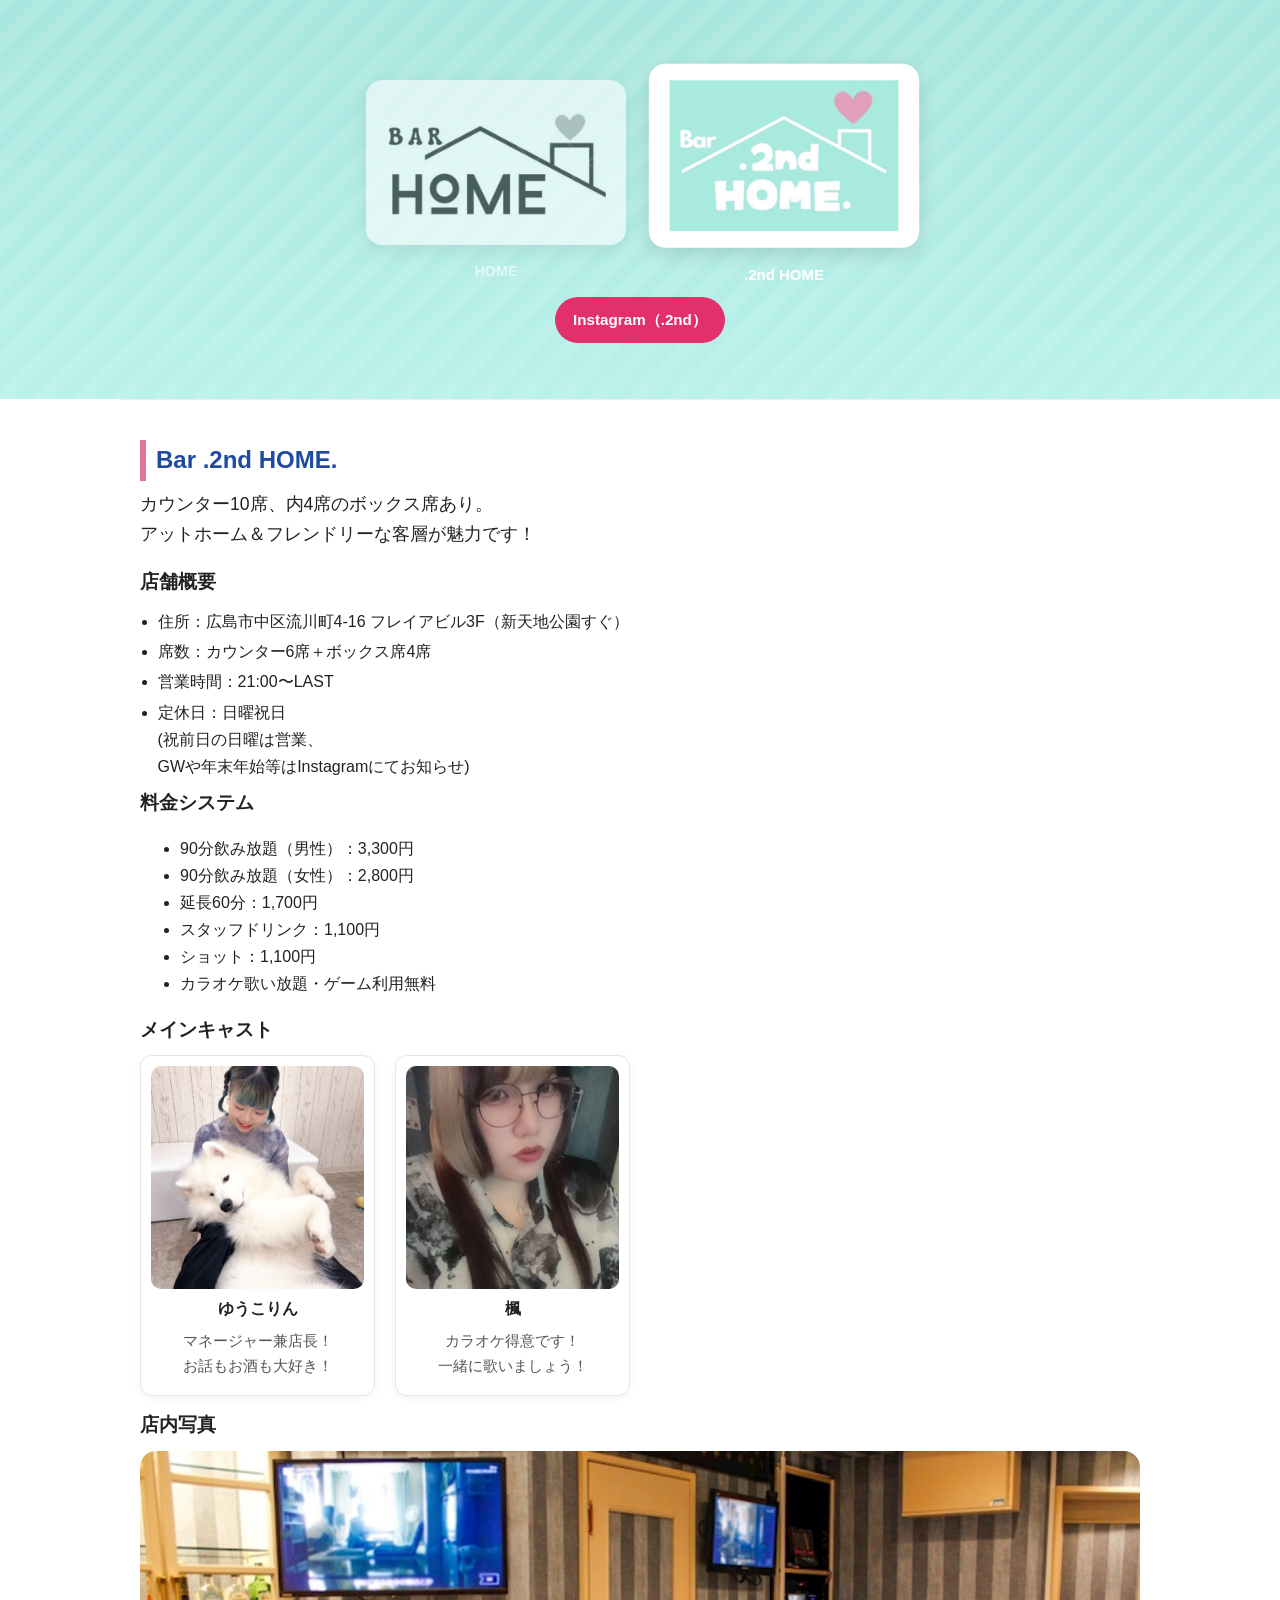
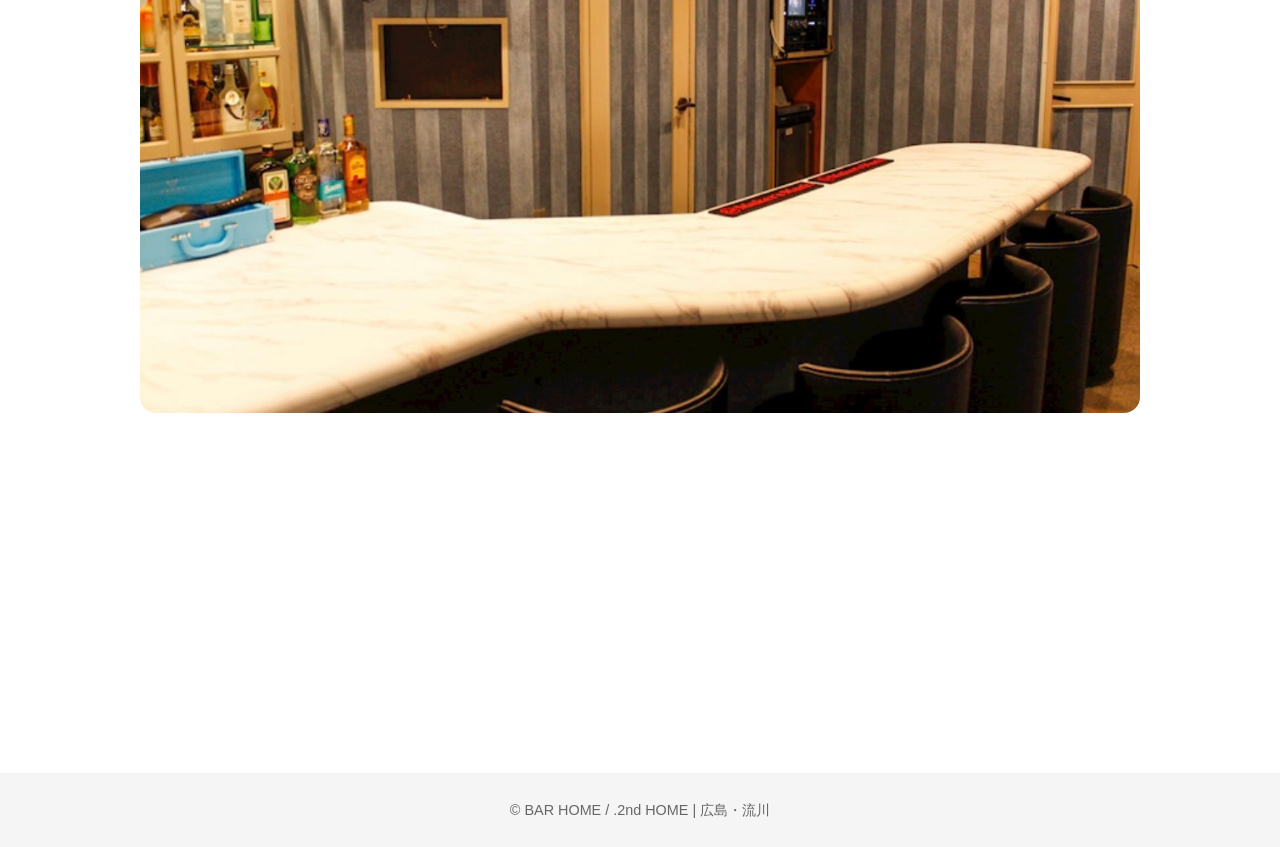
<file: index.html>
<!DOCTYPE html>
<html lang="ja">
<head>
  <meta charset="UTF-8" />
  <meta name="viewport" content="width=device-width, initial-scale=1.0"/>
  <title>BAR HOME / .2nd HOME | 広島・流川</title>
  <link rel="stylesheet" href="style.css" />
</head>
<body>

  <!-- ヒーロー -->
  <header class="hero hero--2nd"> <!-- ← 初期は2ndテーマ -->
    <div class="brand-switch">
      <div class="logo-option" data-target="home">
        <div class="logo-card">
          <img src="images/no-image.png" alt="BAR HOME ロゴ">
        </div>
        <span>HOME</span>
      </div>
      <div class="logo-option active" data-target="2nd">
        <div class="logo-card">
          <img src="images/no-image.png" alt=".2nd HOME ロゴ">
        </div>
        <span>.2nd HOME</span>
      </div>
    </div>

    <!-- 店舗別SNS（切替連動のまま） -->
    <div class="sns hero-sns hero-sns--home is-hidden">
      <a class="sns__link insta" href="https://www.instagram.com/bar_home1001" target="_blank" rel="noopener">Instagram（HOME）</a>
    </div>
    <div class="sns hero-sns hero-sns--2nd">
      <a class="sns__link insta" href="https://www.instagram.com/bar_home2nd" target="_blank" rel="noopener">Instagram（.2nd）</a>
    </div>
  </header>

  <main>
    <!-- HOME -->
    <section id="home" class="shop-section">
      <h2>BAR HOME</h2>
      <p class="lead">カウンター9席、カラオケ歌い放題。<br>明るくノリの良いスタッフが魅力！</p>

      <!-- 概要 -->
      <div class="overview">
        <h3>店舗概要</h3>
        <ul>
          <li>住所：広島市中区新天地1-27 ホリカワビル2F<br>（仏壇通り沿い）</li>
          <li>席数：カウンター9席</li>
          <li>営業時間：21:00〜LAST</li>
          <li>定休日：不定休(Instagramにてお知らせ)</li>
        </ul>
      </div>

      <!-- 料金システム -->
      <div class="system">
        <h3>料金システム(税込)</h3>
        <ul>
          <li>90分飲み放題（男性）：3,300円</li>
          <li>90分飲み放題（女性）：2,800円</li>
          <li>延長60分：1,700円</li>
          <li>スタッフドリンク：1,100円</li>
          <li>ショット：1,100円</li>
          <li>カラオケ歌い放題・ゲーム利用無料</li>
        </ul>
      </div>

      <!-- キャスト -->
      <div class="cast">
        <h3>メインキャスト</h3>
        <div class="cast-grid" id="home-cast"></div>
        <button class="cast-more" data-shop="home" hidden>もっと見る</button>
      </div>

      <!-- 店内写真 -->
      <div class="gallery">
        <h3>店内写真</h3>
        <div class="gallery-grid" id="home-gallery"></div>
      </div>

      <!-- Map -->
      <div class="map-embed">
        <iframe
          src="https://www.google.com/maps?q=広島県広島市中区新天地1-27&output=embed"
          loading="lazy"
        ></iframe>
      </div>
    </section>

    <!-- .2nd HOME -->
    <section id="2nd" class="shop-section active">
      <h2>Bar .2nd HOME.</h2>
      <p class="lead">
        カウンター10席、内4席のボックス席あり。<br>
        アットホーム＆フレンドリーな客層が魅力です！
      </p>

      <!-- 概要 -->
      <div class="overview">
        <h3>店舗概要</h3>
        <ul>
          <li>住所：広島市中区流川町4-16 フレイアビル3F（新天地公園すぐ）</li>
          <li>席数：カウンター6席＋ボックス席4席</li>
          <li>営業時間：21:00〜LAST</li>
          <li>定休日：日曜祝日<br>(祝前日の日曜は営業、<br>GWや年末年始等はInstagramにてお知らせ)</li>
        </ul>
      </div>

      <!-- 料金システム -->
      <div class="system">
        <h3>料金システム</h3>
        <ul>
          <li>90分飲み放題（男性）：3,300円</li>
          <li>90分飲み放題（女性）：2,800円</li>
          <li>延長60分：1,700円</li>
          <li>スタッフドリンク：1,100円</li>
          <li>ショット：1,100円</li>
          <li>カラオケ歌い放題・ゲーム利用無料</li>
        </ul>
      </div>

      <!-- キャスト -->
      <div class="cast">
        <h3>メインキャスト</h3>
        <div class="cast-grid" id="2nd-cast"></div>
        <button class="cast-more" data-shop="2nd" hidden>もっと見る</button>
      </div>

      <!-- 店内写真 -->
      <div class="gallery">
        <h3>店内写真</h3>
        <div class="gallery-grid" id="2nd-gallery"></div>
      </div>

      <!-- Map -->
      <div class="map-embed">
        <iframe
          src="https://www.google.com/maps?q=広島県広島市中区流川町4-16&output=embed"
          loading="lazy"
        ></iframe>
      </div>
    </section>
  </main>

  <footer class="footer">
    <p>&copy; BAR HOME / .2nd HOME | 広島・流川</p>
  </footer>

  <script src="script.js?v=20251011"></script>
</body>
</html>
</file>
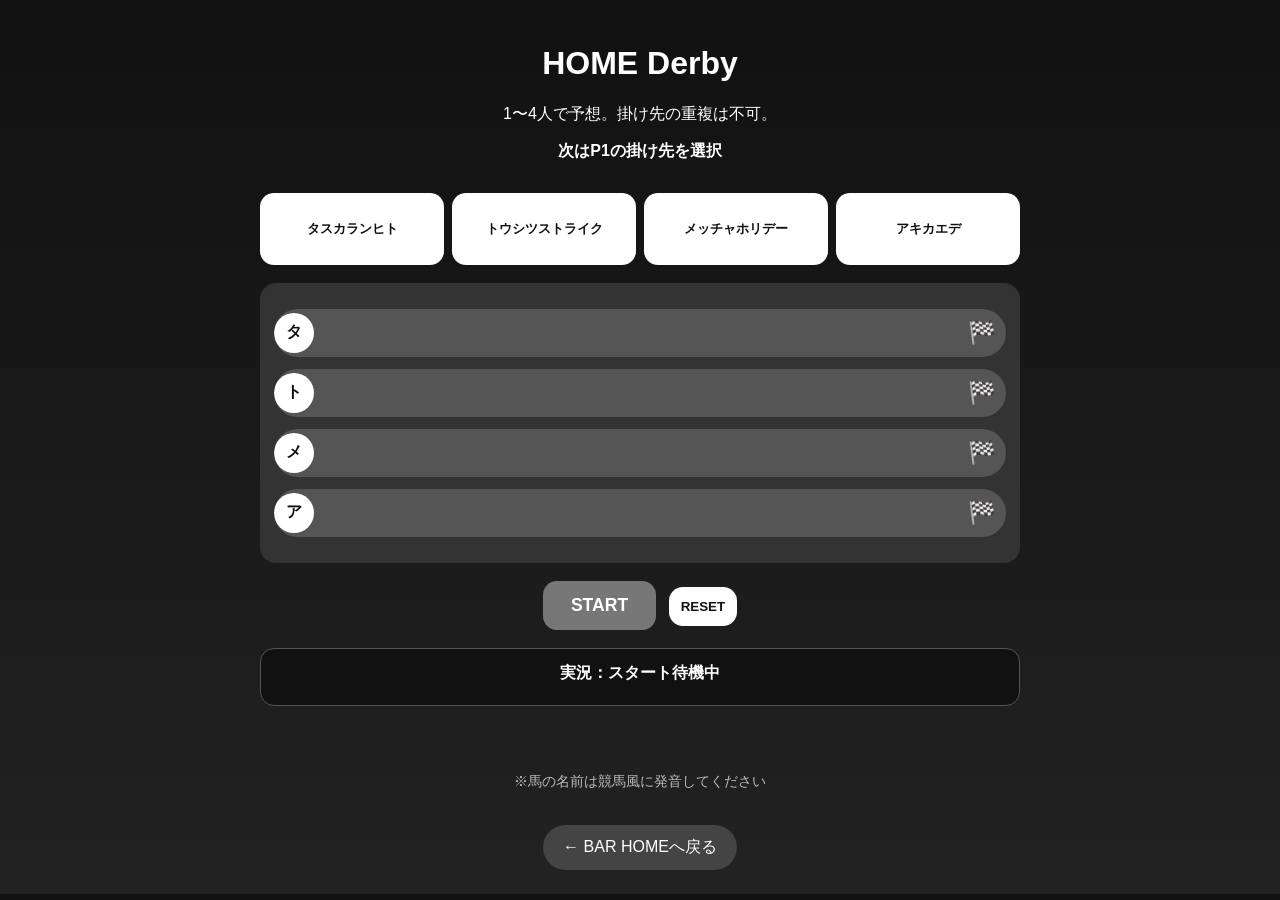
<file: game.html>
<!DOCTYPE html>
<html lang="ja">
<head>
  <meta charset="UTF-8" />
  <meta name="viewport" content="width=device-width, initial-scale=1.0"/>
  <title>HOME Derby | BAR HOME</title>
  <style>
    body {
      margin: 0;
      font-family: "Noto Sans JP", sans-serif;
      background: linear-gradient(180deg, #111, #222);
      color: #fff;
      text-align: center;
    }

    .game {
      max-width: 760px;
      margin: auto;
      padding: 24px 14px;
    }

    .bet-area {
      display: grid;
      grid-template-columns: repeat(4, 1fr);
      gap: 8px;
      margin: 16px 0;
    }

    button {
      cursor: pointer;
      font-weight: bold;
      border: none;
    }

    .player-btn,
    .bet-btn,
    .start-btn,
    .reset-btn {
      border-radius: 14px;
      padding: 12px;
    }

    .player-btn {
      background: #444;
      color: #fff;
    }

    .player-btn.active {
      outline: 3px solid #fff;
    }

    .p1 { background: #e53935 !important; color: #fff; }
    .p2 { background: #1e88e5 !important; color: #fff; }
    .p3 { background: #43a047 !important; color: #fff; }
    .p4 { background: #fdd835 !important; color: #111; }

    .bet-btn {
      background: #fff;
      color: #111;
      min-height: 72px;
    }

    .bet-btn.locked {
      opacity: .95;
    }

    .track {
      background: #333;
      border-radius: 16px;
      padding: 14px;
      margin: 18px 0;
    }

    .lane {
      position: relative;
      height: 48px;
      background: #555;
      border-radius: 999px;
      margin: 12px 0;
      overflow: hidden;
    }

    .runner {
      position: absolute;
      left: 0;
      top: 4px;
      width: 40px;
      height: 40px;
      border-radius: 50%;
      background: #fff;
      color: #111;
      display: flex;
      align-items: center;
      justify-content: center;
      font-weight: bold;
      transition: left 0.25s linear;
    }

    .goal {
      position: absolute;
      right: 10px;
      top: 0;
      height: 100%;
      display: flex;
      align-items: center;
      font-size: 1.4rem;
    }

    .start-btn {
      background: #e5739f;
      color: #fff;
      font-size: 1.1rem;
      padding: 14px 28px;
    }

    .start-btn:disabled {
      background: #777;
      cursor: not-allowed;
    }

    .reset-btn {
      background: #fff;
      color: #111;
      margin-left: 8px;
    }

    .status,
    .result {
      min-height: 36px;
      font-weight: bold;
      margin-top: 12px;
    }

    .note {
      margin-top: 18px;
      color: #bbb;
      font-size: .9rem;
    }

    .event-log {
      margin-top: 18px;
      padding: 14px;
      border-radius: 14px;
      background: #111;
      border: 1px solid #555;
      color: #fff;
      font-weight: bold;
      min-height: 28px;
      transition: transform 0.25s ease;
    }

    .back-btn {
      display:inline-block;
      margin-top:20px;
      padding:12px 20px;
      background:#444;
      color:#fff;
      text-decoration:none;
      border-radius:999px;
    }

    a { color: #fff; }

    @media (max-width: 520px) {
      .bet-area {
        grid-template-columns: repeat(2, 1fr);
      }
    }
  </style>
</head>
<body>
  <div class="game">
    <h1>HOME Derby</h1>
    <p>1〜4人で予想。掛け先の重複は不可。</p>

    <div class="status" id="status">P1の掛け先を選択</div>

    <div class="bet-area">
      <button class="bet-btn" data-horse="0">タスカランヒト<br><span></span></button>
      <button class="bet-btn" data-horse="1">トウシツストライク<br><span></span></button>
      <button class="bet-btn" data-horse="2">メッチャホリデー<br><span></span></button>
      <button class="bet-btn" data-horse="3">アキカエデ<br><span></span></button>
    </div>

    <div class="track">
      <div class="lane"><div class="runner" id="r0">タ</div><div class="goal">🏁</div></div>
      <div class="lane"><div class="runner" id="r1">ト</div><div class="goal">🏁</div></div>
      <div class="lane"><div class="runner" id="r2">メ</div><div class="goal">🏁</div></div>
      <div class="lane"><div class="runner" id="r3">ア</div><div class="goal">🏁</div></div>
    </div>

    <button class="start-btn" id="startBtn" disabled>START</button>
    <button class="reset-btn" id="resetBtn">RESET</button>

    <div class="event-log" id="eventLog">実況：スタート待機中</div>
    <div class="result" id="result"></div>

    <p class="note">※馬の名前は競馬風に発音してください</p>
    <a class="back-btn" href="index.html">← BAR HOMEへ戻る</a>
  </div>

<script>
  const names = ["タスカランヒト", "トウシツストライク", "メッチャホリデー", "アキカエデ"];
  const playerClasses = ["p1", "p2", "p3", "p4"];
  const playerNames = ["P1", "P2", "P3", "P4"];

  const runners = ["r0", "r1", "r2", "r3"].map(id => document.getElementById(id));
  const bets = [null, null, null, null];

  let running = false;

  const startBtn = document.getElementById("startBtn");
  const result = document.getElementById("result");
  const eventLog = document.getElementById("eventLog");
  const status = document.getElementById("status");

  const eventMessages = [
    { text: "🔥 {name}が一気に加速！", effect: "boost" },
    { text: "💨 {name}が頑張っている！", effect: "boost" },
    { text: "😵 {name}が転んでしまった…", effect: "slow" },
    { text: "🍻 {name}、まさかの酒を飲み始めた！", effect: "slow" },
    { text: "⚡ {name}が謎の覚醒！", effect: "bigBoost" },
    { text: "🎤 {name}、歌いながら爆走！", effect: "bigBoost" }
  ];

  let eventBonus = [0, 0, 0, 0];

  function getBetCount() {
    return bets.filter(b => b !== null).length;
  }

  function updateView() {
    document.querySelectorAll(".bet-btn").forEach(btn => {
      const horse = Number(btn.dataset.horse);
      const owner = bets[horse];
      const span = btn.querySelector("span");

      btn.className = "bet-btn";

      if (owner !== null) {
        btn.classList.add("locked", playerClasses[owner]);
        span.textContent = playerNames[owner];
      } else {
        span.textContent = "";
      }
    });

    const betCount = getBetCount();
    startBtn.disabled = betCount < 1 || running;

    status.textContent = betCount >= 4
      ? "4人分選択済み。STARTできます"
      : `次は${playerNames[betCount]}の掛け先を選択`;
  }

  function triggerEvent(finished) {
    const activeHorses = [0, 1, 2, 3].filter(horse => !finished.includes(horse));

    if (activeHorses.length === 0) return;

    const horse = activeHorses[Math.floor(Math.random() * activeHorses.length)];
    const event = eventMessages[Math.floor(Math.random() * eventMessages.length)];

    if (event.effect === "boost") eventBonus[horse] += 5 + Math.random() * 5;
    if (event.effect === "bigBoost") eventBonus[horse] += 7 + Math.random() * 7;
    if (event.effect === "slow") eventBonus[horse] -= 4 + Math.random() * 5;

    eventLog.textContent = event.text.replace("{name}", names[horse]);
    eventLog.style.transform = "scale(1.08)";

    setTimeout(() => {
      eventLog.style.transform = "scale(1)";
    }, 250);
  }

  document.querySelectorAll(".bet-btn").forEach(btn => {
    btn.addEventListener("click", () => {
      if (running) return;

      const horse = Number(btn.dataset.horse);

      if (bets[horse] !== null) {
        bets[horse] = null;
        result.textContent = "";
        updateView();
        return;
      }

      const usedPlayers = bets.filter(b => b !== null);
      const nextPlayer = [0, 1, 2, 3].find(p => !usedPlayers.includes(p));

      if (nextPlayer === undefined) {
        result.textContent = "これ以上は選択できません";
        return;
      }

      bets[horse] = nextPlayer;
      result.textContent = "";
      updateView();
    });
  });

  startBtn.addEventListener("click", () => {
    if (running || getBetCount() < 1) return;

    running = true;
    result.textContent = "レース中...";
    eventLog.textContent = "実況：各馬一斉にスタート！";
    updateView();

    let positions = [0, 0, 0, 0];
    let finished = [];
    let tick = 0;
    let nextEventTick = Math.floor(Math.random() * 2) + 4;

    eventBonus = [0, 0, 0, 0];

    runners.forEach(r => {
      r.style.left = "0%";
    });

    const interval = setInterval(() => {
      tick++;

      if (tick >= nextEventTick && finished.length < 3) {
        triggerEvent(finished);
        nextEventTick += Math.floor(Math.random() * 6) + 5;
      }

      positions = positions.map((p, i) => {
        if (finished.includes(i)) return p;

        const baseSpeed = 1.5 + Math.random() * 3.0;
        const bonus = eventBonus[i];

        eventBonus[i] *= 0.55;

        return Math.max(0, Math.min(p + baseSpeed + bonus, 88));
      });

      runners.forEach((r, i) => {
        r.style.left = positions[i] + "%";
      });

      positions.forEach((pos, horse) => {
        if (pos >= 88 && !finished.includes(horse)) {
          finished.push(horse);
          eventLog.textContent = `実況：${finished.length}着入線！ ${names[horse]}`;
        }
      });

      if (finished.length >= 4) {
        clearInterval(interval);
        running = false;

        const medals = ["🥇", "🥈", "🥉", "4着"];

        result.innerHTML = finished.map((horse, i) => {
          const player = bets[horse];
          const playerText = player !== null ? `（${playerNames[player]}）` : "";
          return `${medals[i]} ${names[horse]} ${playerText}`;
        }).join("<br>");

        eventLog.textContent = "実況：全員ゴール！結果確定！";
        updateView();
      }
    }, 450);
  });

  document.getElementById("resetBtn").addEventListener("click", () => {
    if (running) return;

    eventLog.textContent = "実況：スタート待機中";
    bets.fill(null);
    result.textContent = "";

    runners.forEach(r => r.style.left = "0%");

    updateView();
  });

  updateView();
</script>
</body>
</html>
</file>
<file: style.css>
/* =========================
   Variables
========================= */
:root{
  --pink:#e5739f;
  --mint:#a7e6de;
  --blue:#1f4aa1;
  --gray:#fafafa;
  --black:#000;

  --radius:16px;
  --card-shadow:0 6px 18px rgba(0,0,0,.12);
  --border:#e6e6e6;
}

/* =========================
   Base (mobile-first)
========================= */
html{font-size:16px}
body{margin:0;font-family:"Noto Sans JP",sans-serif;line-height:1.7;color:#222;background:#fff}
img{max-width:100%;height:auto;display:block}
h1,h2,h3{margin:0 0 .6rem}
p{margin:.4rem 0}
a{color:inherit}

/* 選択不可（ヒーローロゴ周り用の補助） */
.noselect, .noselect *{user-select:none;-webkit-user-select:none;caret-color:transparent}

/* ユーティリティ */
.is-hidden{display:none !important}

/* =========================
   Hero（テーマ切替対応）
========================= */
.hero{
  position:relative;
  text-align:center;
  padding:28px 12px 20px; /* mobile圧縮 */
}

/* HOME = クール（青紫の色感あり） */
.hero--home{
  background: linear-gradient(180deg, #2a2d6c 0%, #3f3c88 70%, #5a4a9c 100%);
}

/* .2nd = かわいい（ミント×うっすらストライプ） */
.hero--2nd{
  background:
    repeating-linear-gradient(-45deg, rgba(255,255,255,.10) 0 14px, transparent 14px 28px),
    linear-gradient(180deg, #a7e6de 0%, #baf1eb 100%);
}

/* ロゴ切替（スマホ：小さめ横並び） */
.brand-switch{
  display:flex;
  justify-content:center;
  align-items:flex-end;
  gap:14px;
  flex-wrap:wrap;
  margin-bottom:10px;
}
.logo-option{
  cursor:pointer;
  text-align:center;
  filter:grayscale(100%) opacity(.6);
  transform:scale(1);
  transition:transform .2s ease, filter .2s ease;
}
.logo-option.active{ filter:none; transform:scale(1.04) }

.logo-card{
  display:inline-block;
  background:#fff;
  padding:10px 12px;
  border-radius:14px;
  box-shadow:var(--card-shadow);
}
.logo-option img{ width:120px; height:auto }
.logo-option span{
  display:block;
  margin-top:6px;
  font-size:.8rem;
  font-weight:700;
  color:#fff; /* ヒーロー背景上で読むので白 */
}
/* テキスト選択/キャレット抑止 & spanはクリック透過 */
.logo-option, .logo-option *{ user-select:none; -webkit-user-select:none; caret-color:transparent }
.logo-option span{ pointer-events:none }

/* ヒーロー直下SNS（スマホ：2列タイル） */
.sns.hero-sns{
  display:grid;
  grid-template-columns:repeat(2,minmax(0,1fr));
  gap:8px;
  max-width:520px;
  margin:10px auto 0;
  padding:0 8px;
}
.sns__link{
  display:block;
  text-decoration:none;
  color:#fff;
  padding:12px 0;
  border-radius:999px;
  font-weight:700;
  font-size:.95rem;
  text-align:center;
  transition:opacity .15s ease, transform .02s ease;
}
.sns__link:active{ transform:translateY(1px) }
.sns__link.x{ background:#000 }
.sns__link.insta{ background:#e1306c }
.sns__link.poke{ background:#5b77d1 }

/* =========================
   Sections
========================= */
.shop-section{
  display:none;
  padding:20px 14px;
  border-top:1px solid #eee;
}
.shop-section.active{ display:block }
.lead{ font-size:1rem; margin:.5rem 0 1rem }

/* 見出し（店舗別カラー） */
#home h2{
  color:#111;
  border-left:6px solid var(--pink);
  padding-left:10px;
}

/* idが数値始まりだと環境で解釈差が出るので両方書く */
[id="2nd"] h2{
  color: var(--blue);
  border-left: 6px solid var(--pink);
  padding-left: 10px;
}

/* 概要リスト */
.overview ul{ padding-left:1.1rem; margin:.4rem 0 }
.overview li{ margin:.2rem 0 }

/* =========================
   Cast
========================= */
.cast{ margin-top:.6rem }
.cast-grid{
  display:grid;
  grid-template-columns:1fr 1fr;
  gap:10px;
}
.cast-card{
  background:#fff;
  border:1px solid var(--border);
  border-radius:12px;
  padding:10px;
  text-align:center;
  box-shadow:0 2px 8px rgba(0,0,0,.05);
}
.cast-card img {
  width: 100%;
  height: 223px; /* 好きな高さに統一 */
  object-fit: cover; /* 画像を枠いっぱいにトリミング */
  border-radius: 10px;
}
.cast-card h4{ margin:6px 0 4px; font-size:1rem }
.cast-card p{ font-size:.92rem; color:#555 }

/* もっと見る（最初はhiddenで非表示。JSで必要時のみ表示） */
.cast-more[hidden]{ display:none !important; }
.cast-more{
  margin:10px auto 0;
  display:block;
  padding:10px 16px;
  border-radius:999px;
  border:1px solid #ddd;
  background:#fff;
  font-weight:700;
  cursor:pointer;
  transition:background .15s ease, transform .02s ease;
}
.cast-more:hover{ background:#fafafa }
.cast-more:active{ transform:translateY(1px) }

/* =========================
   Gallery
========================= */
.gallery{ margin-top:.8rem }
.gallery-grid{
  display:grid;
  grid-template-columns:1fr 1fr;
  gap:10px;
  margin-top:10px;
}
.gallery-item{
  border-radius:10px;
  overflow:hidden;
  background:#fff;
  border:1px solid var(--border);
  box-shadow:0 2px 8px rgba(0,0,0,.05);
}
.gallery-item img{
  display:block;
  width:100%;
  height:180px;
  object-fit:cover;
}
.gallery-item figcaption{
  padding:8px 10px;
  font-size:.9rem;
  color:#555;
}

/* =========================
   Map
========================= */
.map-embed{
  margin-top:12px;
  border-radius:12px;
  overflow:hidden;
}
.map-embed iframe{
  width:100%;
  height:240px;
  border:0;
}

/* =========================
   Footer
========================= */
.footer{
  text-align:center;
  padding:18px 12px;
  background:#f5f5f5;
  font-size:.9rem;
  color:#666;
}

/* =========================
   Desktop Enhancements
========================= */
@media (min-width:768px){
  .hero{ padding:68px 20px 56px }
  .brand-switch{ gap:28px; margin-bottom:14px }
  .logo-card{ padding:16px 20px; border-radius:var(--radius) }
  .logo-option img{ width:clamp(140px,18vw,220px) }
  .logo-option span{ font-size:.9rem }

  /* PCではSNSを横並び3つ */
  .sns.hero-sns{ display:flex; justify-content:center; gap:14px; max-width:none; padding:0 }
  .sns__link{ padding:10px 18px }

  .shop-section{ max-width:1000px; margin:auto; padding:40px 20px }
  .lead{ font-size:1.1rem }

  .cast-grid{ grid-template-columns:repeat(3,1fr); gap:20px }
  .gallery-grid{ grid-template-columns:repeat(3,1fr); gap:12px }
  .gallery-item img{ height:200px }
  .map-embed iframe{ height:300px }
}

@media (min-width:1100px){
  .cast-grid{ grid-template-columns:repeat(4,1fr) }
  .gallery-grid{ grid-template-columns:repeat(4,1fr) }
}

/* ========== 店内写真ギャラリー ========== */
#shop-photos {
  display: flex;
  flex-direction: column;
  align-items: center;
  gap: 2rem; /* 写真同士の間隔 */
  margin-top: 1.5rem;
}

#shop-photos .gallery-item {
  width: 100%;
  max-width: 800px; /* ←ここを調整すれば写真サイズを変更できる */
}

#shop-photos .gallery-item img {
  width: 100%;
  height: auto;
  border-radius: 10px;
  object-fit: cover;
  box-shadow: 0 4px 12px rgba(0,0,0,0.2);
}

/* キャプション非表示（もう不要なため） */
#shop-photos .gallery-item figcaption {
  display: none;
}

.gallery-grid { display:block; }
.gallery-grid .featured {margin:0;}
.gallery-grid .featured img {
  width:100%;
  height:auto;
  aspect-ratio: 16/9; /* ここで縦横比調整 */
  object-fit: cover;
  border-radius: 16px;
}

.game-link {
  text-align: center;
  margin: 16px 0;
}

.game-link a {
  display: inline-block;
  padding: 14px 24px;
  border-radius: 999px;
  background: #f5c542;
  color: #111;
  text-decoration: none;
  font-weight: bold;
  box-shadow: 0 4px 10px rgba(0,0,0,.2);
}

.game-link a:hover {
  opacity: 0.9;
}
</file>
